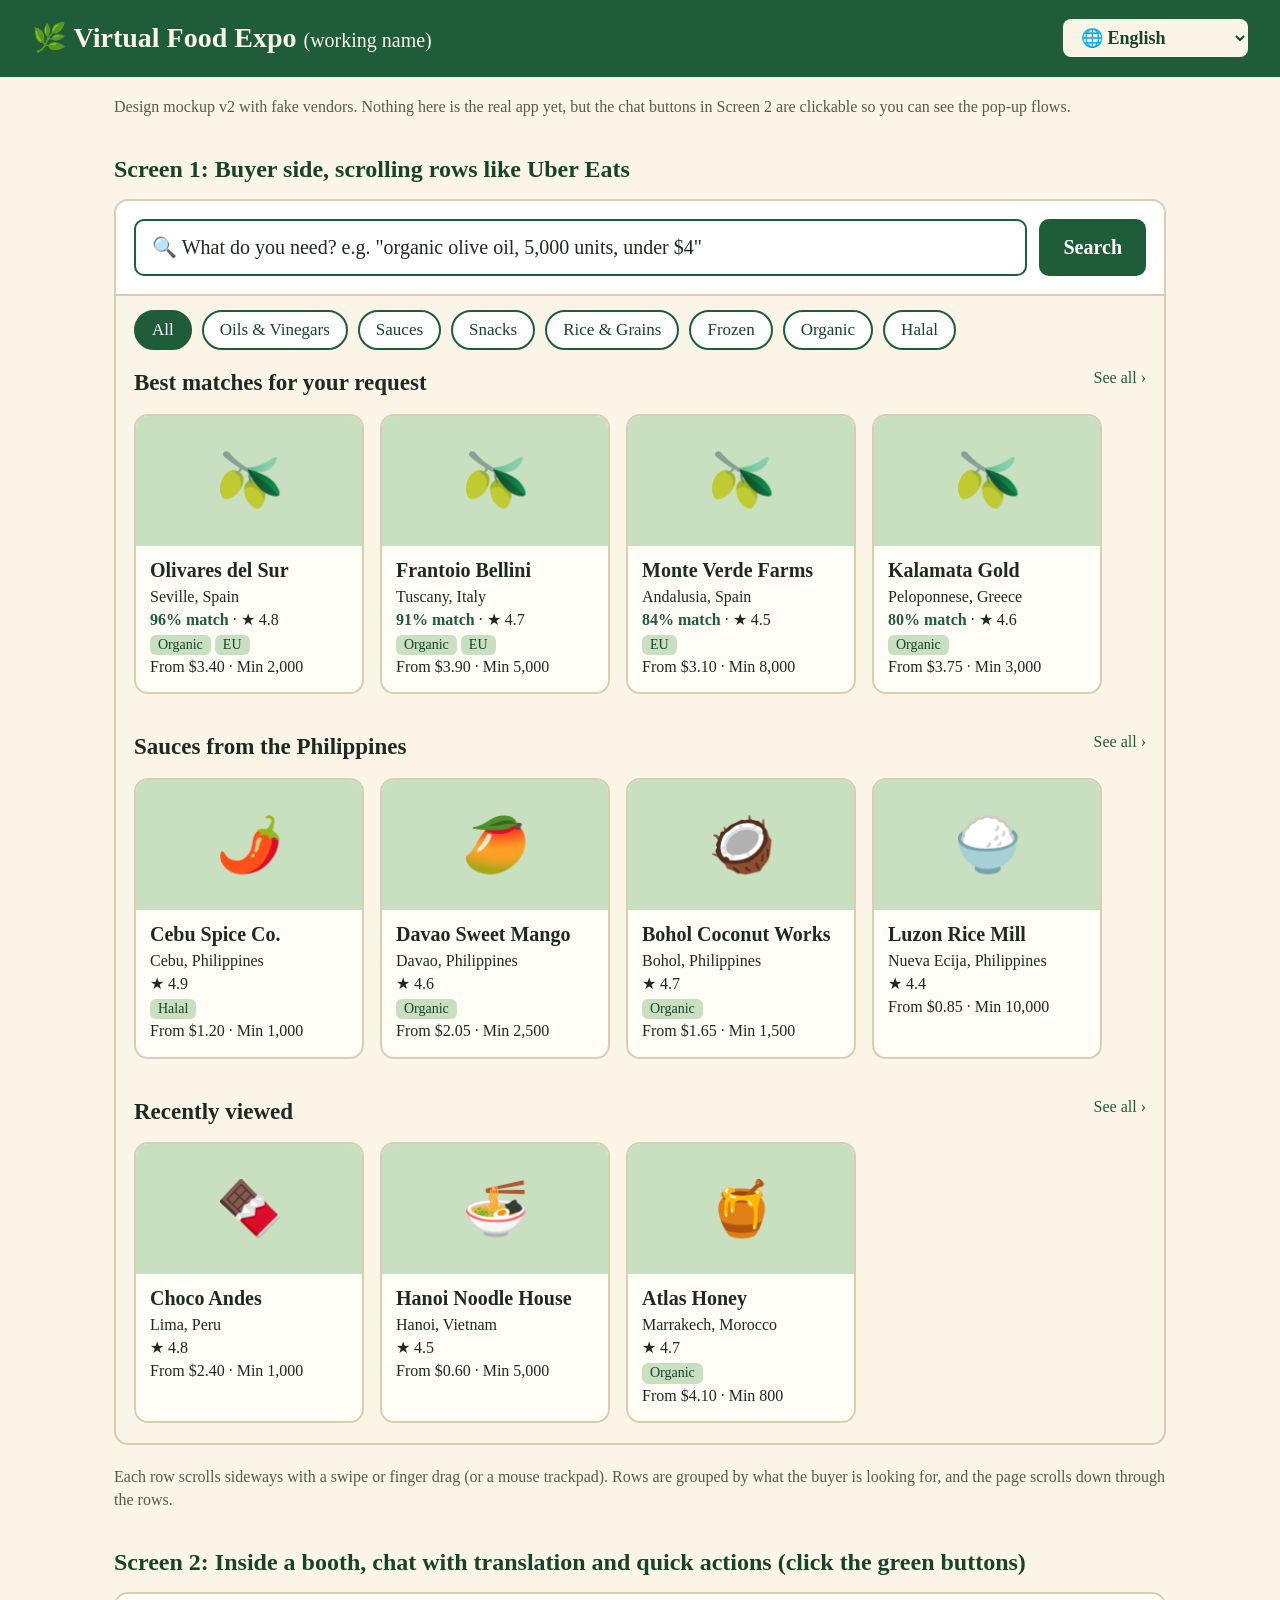
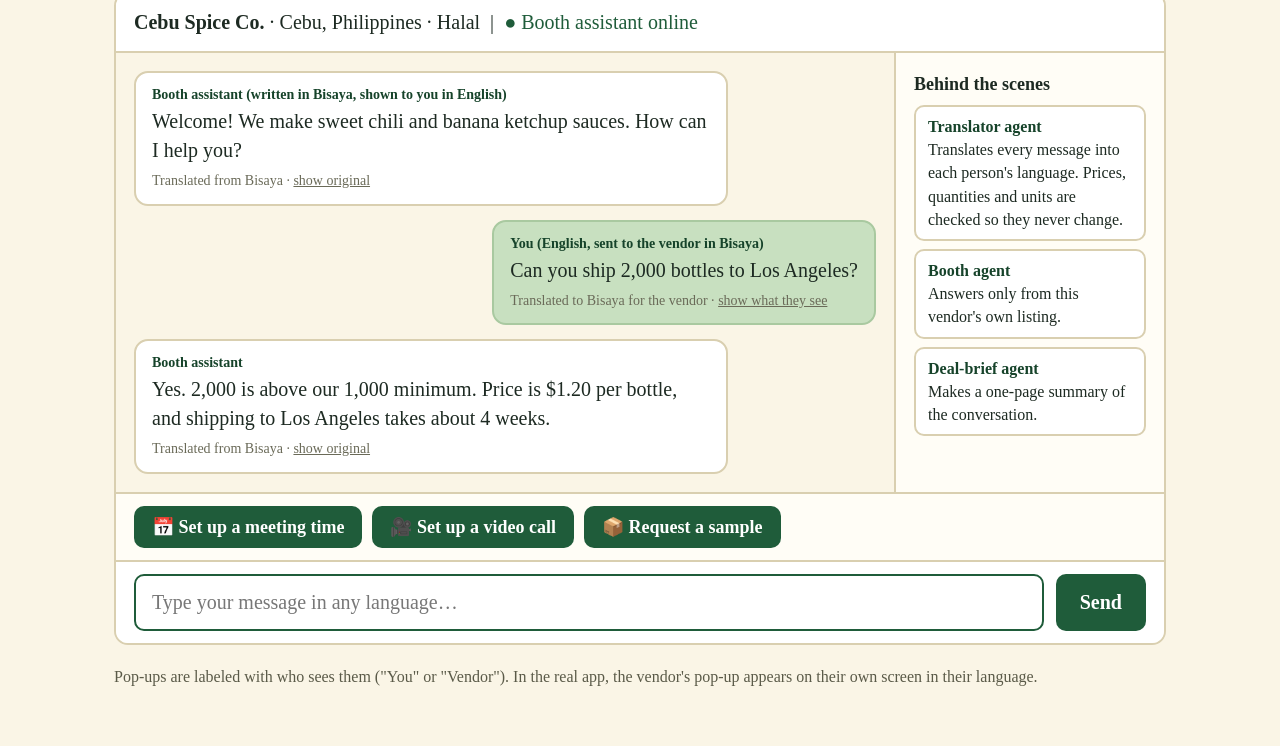
<file: mockup.html>
<!DOCTYPE html>
<html lang="en">
<head>
<meta charset="utf-8">
<title>Design mockup v2 (not the real app)</title>
<meta name="viewport" content="width=device-width, initial-scale=1">
<style>
  :root { --green:#1f5c3a; --green-d:#16432a; --cream:#faf5e6; --card:#fffdf6; --line:#d9cfb0; --ink:#1d2a22; --accent:#c8e0c0; }
  * { box-sizing: border-box; }
  body { margin:0; font-family: Georgia, "Times New Roman", serif; background:var(--cream); color:var(--ink); font-size:20px; line-height:1.45; }
  header { background:var(--green); color:var(--cream); padding:18px 32px; display:flex; justify-content:space-between; align-items:center; flex-wrap:wrap; gap:12px; }
  header h1 { margin:0; font-size:28px; }
  select { font:inherit; font-size:18px; font-weight:bold; background:var(--cream); color:var(--green-d); border-radius:8px; padding:8px 14px; border:0; }
  .note { max-width:1100px; margin:18px auto 0; padding:0 24px; font-size:16px; color:#5a5a48; }
  h2.screen { max-width:1100px; margin:34px auto 12px; padding:0 24px; font-size:24px; color:var(--green-d); }
  .wrap { max-width:1100px; margin:0 auto 20px; padding:0 24px; }
  .frame { border:2px solid var(--line); border-radius:14px; overflow:hidden; background:var(--cream); position:relative; }
  .search { display:flex; gap:12px; padding:18px; background:#fff; border-bottom:2px solid var(--line); }
  .search .box { flex:1; border:2px solid var(--green); border-radius:10px; padding:12px 16px; background:#fff; }
  .btn { background:var(--green); color:#fff; border-radius:10px; padding:12px 24px; font-weight:bold; font-size:20px; border:0; font-family:inherit; cursor:pointer; }
  .btn.alt { background:#fff; color:var(--green-d); border:2px solid var(--green); }
  .chips { display:flex; gap:10px; padding:14px 18px 0; overflow-x:auto; }
  .chip { white-space:nowrap; border:2px solid var(--green); color:var(--green-d); border-radius:999px; padding:6px 16px; font-size:17px; background:#fff; }
  .chip.on { background:var(--green); color:#fff; }
  .row { padding:16px 0 6px; }
  .row h3 { margin:0 18px 10px; font-size:23px; display:flex; justify-content:space-between; }
  .row h3 span { font-size:16px; color:var(--green); font-weight:normal; }
  .scroller { display:flex; gap:16px; overflow-x:auto; padding:4px 18px 14px; scroll-snap-type:x mandatory; }
  .scroller::-webkit-scrollbar { height:8px } .scroller::-webkit-scrollbar-thumb { background:var(--line); border-radius:8px }
  .card { flex:0 0 230px; scroll-snap-align:start; background:var(--card); border:2px solid var(--line); border-radius:14px; overflow:hidden; }
  .photo { height:130px; display:flex; align-items:center; justify-content:center; font-size:54px; background:var(--accent); }
  .card .body { padding:10px 14px 14px; font-size:16px; }
  .card h4 { margin:0; font-size:20px; }
  .match { color:var(--green); font-weight:bold; }
  .tag { display:inline-block; background:var(--accent); color:var(--green-d); border-radius:6px; padding:0 8px; font-size:14px; margin:4px 4px 0 0; }
  .chat { display:grid; grid-template-columns:1fr 270px; }
  .msgs { padding:18px; display:flex; flex-direction:column; gap:14px; }
  .bubble { max-width:80%; padding:12px 16px; border-radius:14px; border:2px solid var(--line); background:#fff; }
  .bubble.me { align-self:flex-end; background:var(--accent); border-color:#a9c9a0; }
  .bubble small { display:block; margin-top:6px; color:#6a6a58; font-size:14px; }
  .who { font-size:14px; font-weight:bold; color:var(--green-d); margin-bottom:2px; }
  .side { border-left:2px solid var(--line); padding:18px; font-size:16px; background:var(--card); }
  .side h4 { margin:0 0 8px; font-size:18px; }
  .agent { background:#fff; border:2px solid var(--line); border-radius:10px; padding:8px 12px; margin:8px 0; }
  .agent b { color:var(--green-d); }
  .quick { grid-column:1 / -1; display:flex; gap:10px; padding:12px 18px; border-top:2px solid var(--line); background:var(--card); flex-wrap:wrap; }
  .quick .btn { font-size:18px; padding:10px 18px; }
  .input { grid-column:1 / -1; display:flex; gap:12px; padding:12px 18px; border-top:2px solid var(--line); background:#fff; }
  .input .box { flex:1; border:2px solid var(--green); border-radius:10px; padding:12px 16px; color:#777; }
  /* popup */
  .overlay { display:none; position:absolute; inset:0; background:rgba(20,40,28,.55); align-items:center; justify-content:center; padding:20px; z-index:5; }
  .overlay.show { display:flex; }
  .modal { background:var(--cream); border:3px solid var(--green); border-radius:16px; padding:22px 26px; width:min(520px,100%); }
  .modal h3 { margin:0 0 4px; font-size:24px; color:var(--green-d); }
  .modal .who2 { display:inline-block; background:var(--green); color:#fff; border-radius:6px; padding:1px 10px; font-size:14px; margin-bottom:10px; }
  .modal .opts { display:flex; flex-direction:column; gap:10px; margin:12px 0; }
  .modal .opts .btn { text-align:left; }
  .modal input { width:100%; font:inherit; padding:10px 14px; border:2px solid var(--green); border-radius:10px; margin:6px 0; }
  .modal .row2 { display:flex; gap:10px; margin-top:10px; flex-wrap:wrap; }
  @media (max-width:800px){ .chat{grid-template-columns:1fr} .side{border:0} }
</style>
</head>
<body>
<header><h1>🌿 Virtual Food Expo <span style="font-weight:normal;font-size:20px">(working name)</span></h1>
  <select><option>🌐 English</option><option>Español</option><option>中文</option><option>Tiếng Việt</option><option>العربية</option><option>Bisaya (Cebuano)</option></select></header>
<p class="note">Design mockup v2 with fake vendors. Nothing here is the real app yet, but the chat buttons in Screen 2 are clickable so you can see the pop-up flows.</p>

<h2 class="screen">Screen 1: Buyer side, scrolling rows like Uber Eats</h2>
<div class="wrap"><div class="frame">
  <div class="search"><div class="box">🔍 What do you need? e.g. "organic olive oil, 5,000 units, under $4"</div><button class="btn">Search</button></div>
  <div class="chips"><span class="chip on">All</span><span class="chip">Oils &amp; Vinegars</span><span class="chip">Sauces</span><span class="chip">Snacks</span><span class="chip">Rice &amp; Grains</span><span class="chip">Frozen</span><span class="chip">Organic</span><span class="chip">Halal</span></div>

  <div class="row"><h3>Best matches for your request <span>See all ›</span></h3>
    <div class="scroller">
      <div class="card"><div class="photo">🫒</div><div class="body"><h4>Olivares del Sur</h4>Seville, Spain<br><span class="match">96% match</span> · ★ 4.8<br><span class="tag">Organic</span><span class="tag">EU</span><br>From $3.40 · Min 2,000</div></div>
      <div class="card"><div class="photo">🫒</div><div class="body"><h4>Frantoio Bellini</h4>Tuscany, Italy<br><span class="match">91% match</span> · ★ 4.7<br><span class="tag">Organic</span><span class="tag">EU</span><br>From $3.90 · Min 5,000</div></div>
      <div class="card"><div class="photo">🫒</div><div class="body"><h4>Monte Verde Farms</h4>Andalusia, Spain<br><span class="match">84% match</span> · ★ 4.5<br><span class="tag">EU</span><br>From $3.10 · Min 8,000</div></div>
      <div class="card"><div class="photo">🫒</div><div class="body"><h4>Kalamata Gold</h4>Peloponnese, Greece<br><span class="match">80% match</span> · ★ 4.6<br><span class="tag">Organic</span><br>From $3.75 · Min 3,000</div></div>
    </div></div>

  <div class="row"><h3>Sauces from the Philippines <span>See all ›</span></h3>
    <div class="scroller">
      <div class="card"><div class="photo">🌶️</div><div class="body"><h4>Cebu Spice Co.</h4>Cebu, Philippines<br>★ 4.9<br><span class="tag">Halal</span><br>From $1.20 · Min 1,000</div></div>
      <div class="card"><div class="photo">🥭</div><div class="body"><h4>Davao Sweet Mango</h4>Davao, Philippines<br>★ 4.6<br><span class="tag">Organic</span><br>From $2.05 · Min 2,500</div></div>
      <div class="card"><div class="photo">🥥</div><div class="body"><h4>Bohol Coconut Works</h4>Bohol, Philippines<br>★ 4.7<br><span class="tag">Organic</span><br>From $1.65 · Min 1,500</div></div>
      <div class="card"><div class="photo">🍚</div><div class="body"><h4>Luzon Rice Mill</h4>Nueva Ecija, Philippines<br>★ 4.4<br>From $0.85 · Min 10,000</div></div>
    </div></div>

  <div class="row"><h3>Recently viewed <span>See all ›</span></h3>
    <div class="scroller">
      <div class="card"><div class="photo">🍫</div><div class="body"><h4>Choco Andes</h4>Lima, Peru<br>★ 4.8<br>From $2.40 · Min 1,000</div></div>
      <div class="card"><div class="photo">🍜</div><div class="body"><h4>Hanoi Noodle House</h4>Hanoi, Vietnam<br>★ 4.5<br>From $0.60 · Min 5,000</div></div>
      <div class="card"><div class="photo">🍯</div><div class="body"><h4>Atlas Honey</h4>Marrakech, Morocco<br>★ 4.7<br><span class="tag">Organic</span><br>From $4.10 · Min 800</div></div>
    </div></div>
</div></div>
<p class="note">Each row scrolls sideways with a swipe or finger drag (or a mouse trackpad). Rows are grouped by what the buyer is looking for, and the page scrolls down through the rows.</p>

<h2 class="screen">Screen 2: Inside a booth, chat with translation and quick actions (click the green buttons)</h2>
<div class="wrap"><div class="frame" id="chatframe">
  <div style="background:#fff;padding:14px 18px;border-bottom:2px solid var(--line)"><b>Cebu Spice Co.</b> · Cebu, Philippines · Halal &nbsp;|&nbsp; <span style="color:var(--green)">● Booth assistant online</span></div>
  <div class="chat">
    <div class="msgs">
      <div class="bubble"><div class="who">Booth assistant (written in Bisaya, shown to you in English)</div>Welcome! We make sweet chili and banana ketchup sauces. How can I help you?<small>Translated from Bisaya · <u>show original</u></small></div>
      <div class="bubble me"><div class="who">You (English, sent to the vendor in Bisaya)</div>Can you ship 2,000 bottles to Los Angeles?<small>Translated to Bisaya for the vendor · <u>show what they see</u></small></div>
      <div class="bubble"><div class="who">Booth assistant</div>Yes. 2,000 is above our 1,000 minimum. Price is $1.20 per bottle, and shipping to Los Angeles takes about 4 weeks.<small>Translated from Bisaya · <u>show original</u></small></div>
    </div>
    <div class="side">
      <h4>Behind the scenes</h4>
      <div class="agent"><b>Translator agent</b><br>Translates every message into each person's language. Prices, quantities and units are checked so they never change.</div>
      <div class="agent"><b>Booth agent</b><br>Answers only from this vendor's own listing.</div>
      <div class="agent"><b>Deal-brief agent</b><br>Makes a one-page summary of the conversation.</div>
    </div>
    <div class="quick">
      <button class="btn" onclick="flow('meeting')">📅 Set up a meeting time</button>
      <button class="btn" onclick="flow('video')">🎥 Set up a video call</button>
      <button class="btn" onclick="flow('sample')">📦 Request a sample</button>
    </div>
    <div class="input"><div class="box">Type your message in any language…</div><button class="btn">Send</button></div>
  </div>
  <div class="overlay" id="ov"><div class="modal" id="modal"></div></div>
</div></div>
<p class="note">Pop-ups are labeled with who sees them ("You" or "Vendor"). In the real app, the vendor's pop-up appears on their own screen in their language.</p>
<br><br>

<script>
const ov = document.getElementById('ov'), modal = document.getElementById('modal');
let state = {};
function show(who, title, body, buttons) {
  modal.innerHTML = '<span class="who2">' + who + '</span><h3>' + title + '</h3>' + body +
    '<div class="row2">' + buttons.map(b => '<button class="btn ' + (b.alt ? 'alt' : '') + '" onclick="' + b.go + '">' + b.t + '</button>').join('') + '</div>';
  ov.classList.add('show');
}
function close_() { ov.classList.remove('show'); }
function flow(kind) {
  state = { kind };
  if (kind === 'meeting') pickTime();
  if (kind === 'video') show('You', 'Which do you prefer?', '<div class="opts"><button class="btn" onclick="state.app=\'Zoom\';pickTime()">Zoom</button><button class="btn" onclick="state.app=\'Google Meet\';pickTime()">Google Meet</button></div>', [{t:'Cancel', alt:1, go:'close_()'}]);
  if (kind === 'sample') show('You', 'Request a free sample?', '<p>This sends a sample request to Cebu Spice Co. They can accept or decline.</p>', [{t:'Send request', go:'sampleVendor()'}, {t:'Cancel', alt:1, go:'close_()'}]);
}
function pickTime() {
  const what = state.app ? state.app + ' call' : 'meeting';
  show('You', 'Pick a time for the ' + what, '<div class="opts"><button class="btn" onclick="state.time=\'Tue, Oct 27 · 9:00 AM\';ask()">Tue, Oct 27 · 9:00 AM</button><button class="btn" onclick="state.time=\'Wed, Oct 28 · 2:00 PM\';ask()">Wed, Oct 28 · 2:00 PM</button><button class="btn" onclick="state.time=\'Thu, Oct 29 · 10:30 AM\';ask()">Thu, Oct 29 · 10:30 AM</button></div><small>Times are shown in your time zone and converted for the vendor.</small>', [{t:'Cancel', alt:1, go:'close_()'}]);
}
function ask() {
  const what = state.app ? state.app + ' call' : 'meeting';
  show('Vendor sees this', 'Meeting request', '<p>The buyer wants a ' + what + ' on <b>' + state.time + '</b>.</p>', [{t:'✔ Agree', go:'addCal()'}, {t:'Suggest another time', alt:1, go:'close_()'}]);
}
function addCal() {
  show('You and the vendor each see this', 'Add to your calendar?', '<p><b>' + state.time + '</b>' + (state.app ? ' · ' + state.app + ' link included' : '') + '</p><div class="opts"><button class="btn" onclick="done(\'Added to your calendar.\')">Google Calendar</button><button class="btn" onclick="done(\'Added to your calendar.\')">Apple Calendar</button><button class="btn" onclick="done(\'Added to your calendar.\')">Outlook</button></div>', [{t:'No thanks', alt:1, go:'close_()'}]);
}
function sampleVendor() {
  show('Vendor sees this', 'Sample request', '<p>The buyer asked for a sample of sweet chili sauce.</p>', [{t:'✔ Confirm', go:'sampleAddress()'}, {t:'✖ Decline', alt:1, go:'close_()'}]);
}
function sampleAddress() {
  show('You see this', 'The vendor said yes!', '<p>Where should they send your sample?</p><input placeholder="Street address"><input placeholder="City, state, ZIP, country">', [{t:'Send address', go:'sampleMsg()'}]);
}
function sampleMsg() {
  show('Automatic message sent to you', 'What is on its way', '<p>"Hello! We are sending 2 bottles (250 ml) of sweet chili sauce, with an ingredient list and our price sheet. Delivery takes about 7–10 days. Please tell us what you think!"</p>', [{t:'Got it', go:'done(\'\')'}]);
}
function done(msg) { if (msg) alert(msg); close_(); }
</script>
</body>
</html>
</file>
